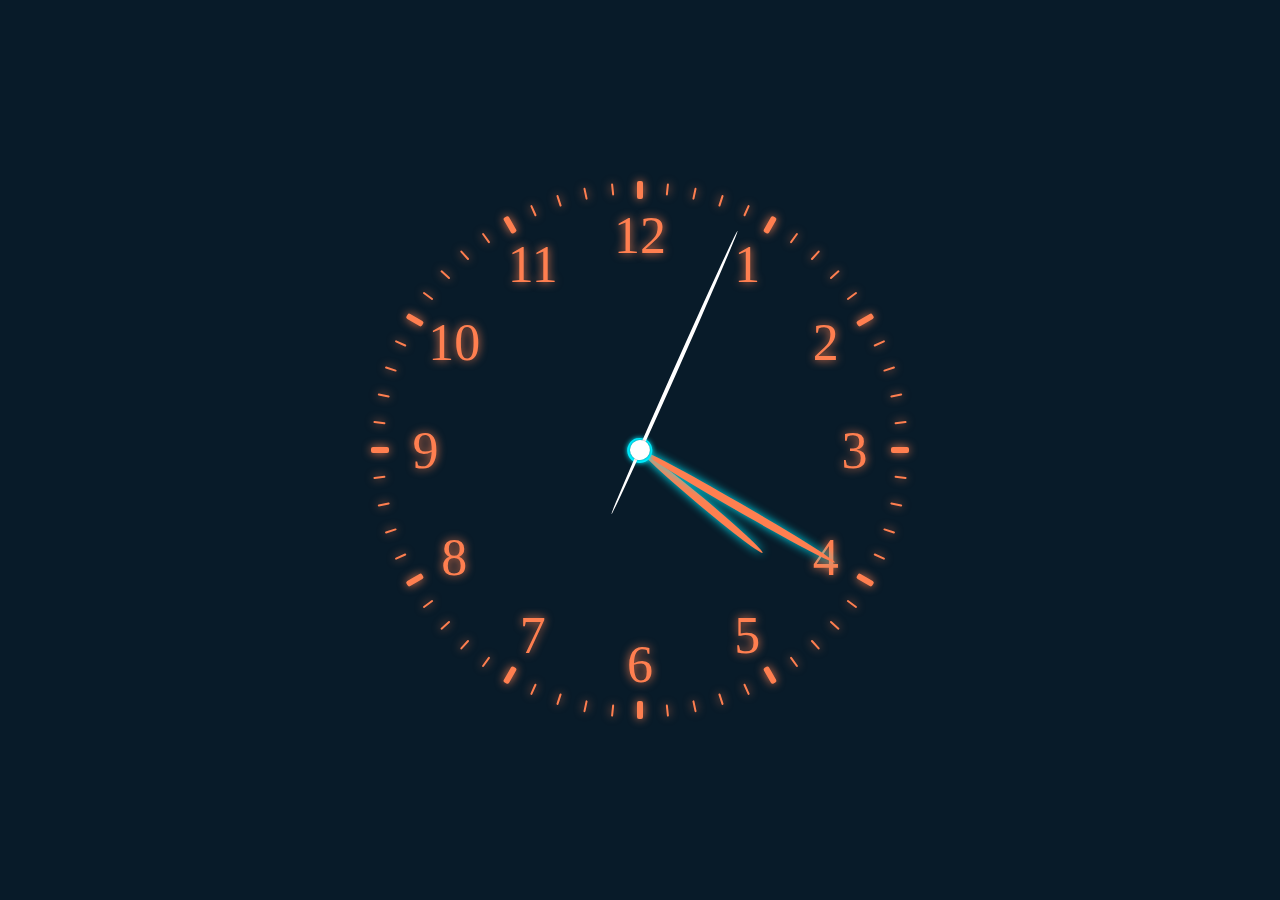
<file: index.html>
<!DOCTYPE html>
<html lang="en">
  <head>
    <meta charset="UTF-8" />
    <meta name="viewport" content="width=device-width, initial-scale=1.0" />
    <title>Analog Clock Project</title>
    <link rel="stylesheet" href="style.css" />
  </head>

  <body>
    <!-- THIS IS A CLOCK COMMENT -->
    <!-- THIS IS A SECOND COMMENT -->
    <!-- THIS IS A THIRD COMMENT -->
    <div class="wrapper">
      <div class="bar-seconds"></div>
      <div class="number-hours"></div>

      <div class="hands-box">
        <div class="hand hours"><i></i></div>
        <div class="hand minutes"><i></i></div>
        <div class="hand seconds"><i></i></div>
      </div>
    </div>

    <script src="script.js"></script>
  </body>
</html>
</file>
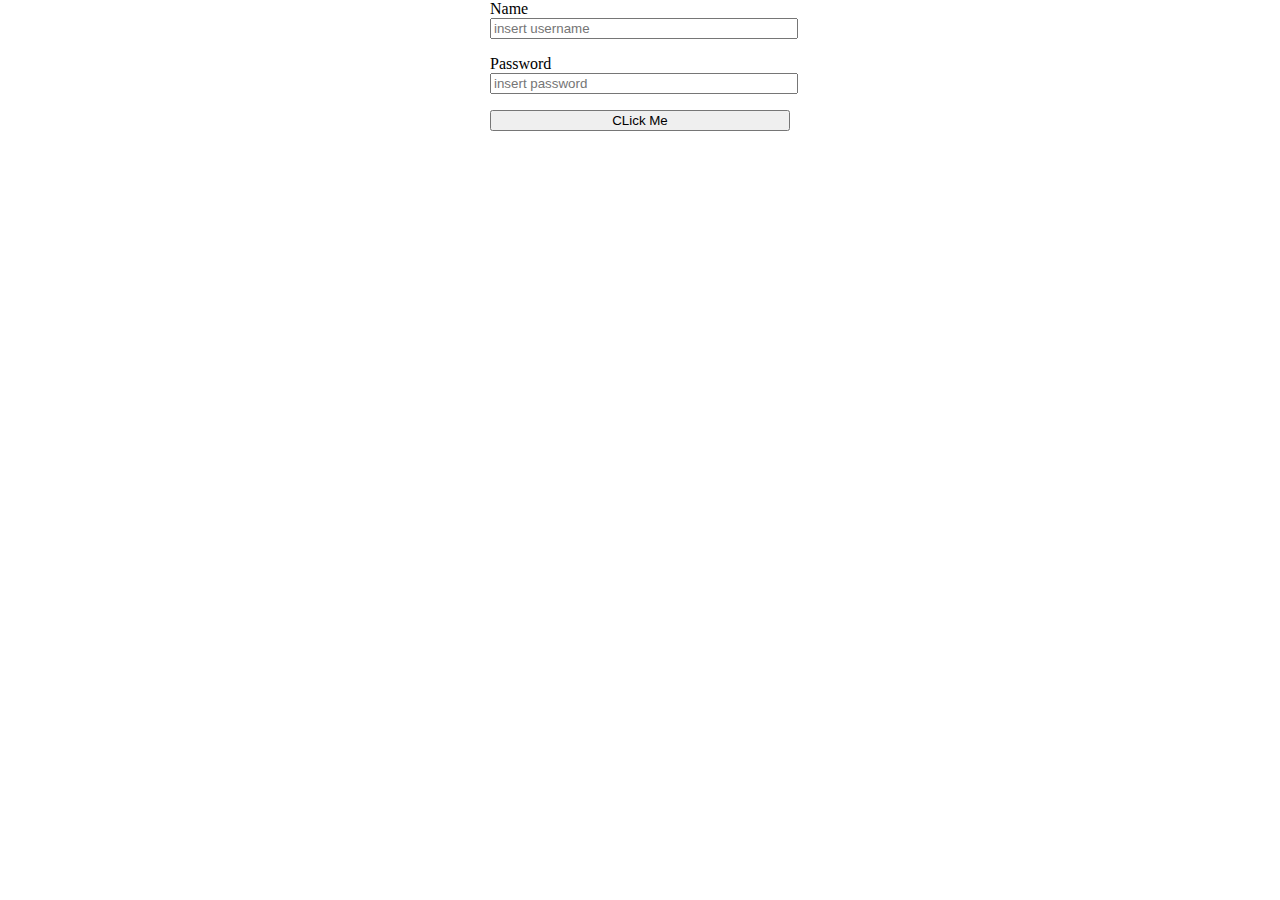
<file: login.html>
<!DOCTYPE html>
<html lang="en">
  <head>
    <meta charset="UTF-8" />
    <meta name="viewport" content="width=device-width, initial-scale=1.0" />
    <title>log-in</title>
  </head>
  <style>
    body {
      margin: 0;
      padding: 0;
    }
    form {
      display: flex;
      flex-direction: column;
      width: 300px;
      gap: 1rem;
      margin: auto;
    }
    .input {
      width: 100%;
    }
  </style>
  <body>
    <form>
      <div class="form-control">
        <label>Name</label>
        <input type="text" class="input" placeholder="insert username" />
      </div>
      <div class="form-control">
        <label>Password</label>
        <input type="password" class="input" placeholder="insert password" />
      </div>
      <button>CLick Me</button>
    </form>
  </body>
</html>
</file>
<file: style.css>
* {
  margin: 0;
  padding: 0;
  box-sizing: border-box;
}

body {
  display: flex;
  justify-content: center;
  align-items: center;
  min-height: 100vh;
  background: #081b29;
  overflow: hidden;
}

.wrapper {
  position: relative;
  width: 500px;
  height: 500px;
  border-radius: 50%;
  display: flex;
  justify-content: center;
  align-items: center;
  animation: colorful 30s linear infinite;
}

@keyframes colorful {
  100% {
    filter: hue-rotate(360deg);
  }
}

.bar-seconds,
.number-hours {
  position: absolute;
  width: 100%;
  height: 100%;
  border-radius: 50%;
}

.bar-seconds span {
  position: absolute;
  /* 360 / 60 = 6deg */
  transform: rotate(calc(var(--index) * 6deg));
  inset: -20px;
  text-align: center;
}

.bar-seconds span p {
  display: inline-block;
  width: 2px;
  height: 12px;
  background: coral;
  border-radius: 2px;
  box-shadow: 0 0 10px coral;
}

/* 5n = every multiple of 5 */
.bar-seconds span:nth-child(5n) p {
  width: 6px;
  height: 18px;
  transform: translateY(1px);
}
.number-hours span {
  position: absolute;
  /* 360deg / 12 = 30deg */
  transform: rotate(calc(var(--index) * 30deg));
  inset: 6px;
  text-align: center;
}

.number-hours span p {
  font-size: 52px;
  transform: rotate(calc(var(--index) * -30deg));
  color: coral;
  text-shadow: 0 0 10px coral;
}

.hands-box {
  position: relative;
  display: flex;
  justify-content: center;
  align-items: center;
}

.hands-box .hand {
  position: absolute;
  border-radius: 50%;
  display: flex;
  justify-content: center;
}

.hands-box .hand i {
  display: inline-block;
  transform-origin: bottom;
  border-radius: 50%;
  box-shadow: 0 0 10px #0ef;
}

.hands-box .hours {
  width: 320px;
  height: 320px;
}

.hands-box .hours i {
  width: 8px;
  /* half of parent height */
  height: 160px;
  background: coral;
}

.hands-box .minutes {
  width: 450px;
  height: 450px;
}

/* center dot bottom */
.hands-box .minutes::before {
  content: "";
  position: absolute;
  top: 50%;
  transform: translateY(-50%);
  width: 25px;
  height: 25px;
  background: #0ef;
  border-radius: 50%;
  box-shadow: 0 0 5px #0ef;
}

.hands-box .minutes i {
  width: 8px;
  /* half of parent height */
  height: 225px;
  background: coral;
}

.hands-box .seconds {
  width: 480px;
  height: 480px;
}

/* center dot top */
.hands-box .seconds::before {
  content: "";
  position: absolute;
  top: 50%;
  transform: translateY(-50%);
  width: 20px;
  height: 20px;
  background: #fff;
  border-radius: 50%;
  box-shadow: 0 0 2px rgba(0, 0, 0, 0.5);
}

.hands-box .seconds i {
  width: 4px;
  height: calc(240px + 70px);
  /* half of parent height */
  background: white;
  box-shadow: none;
}
</file>
